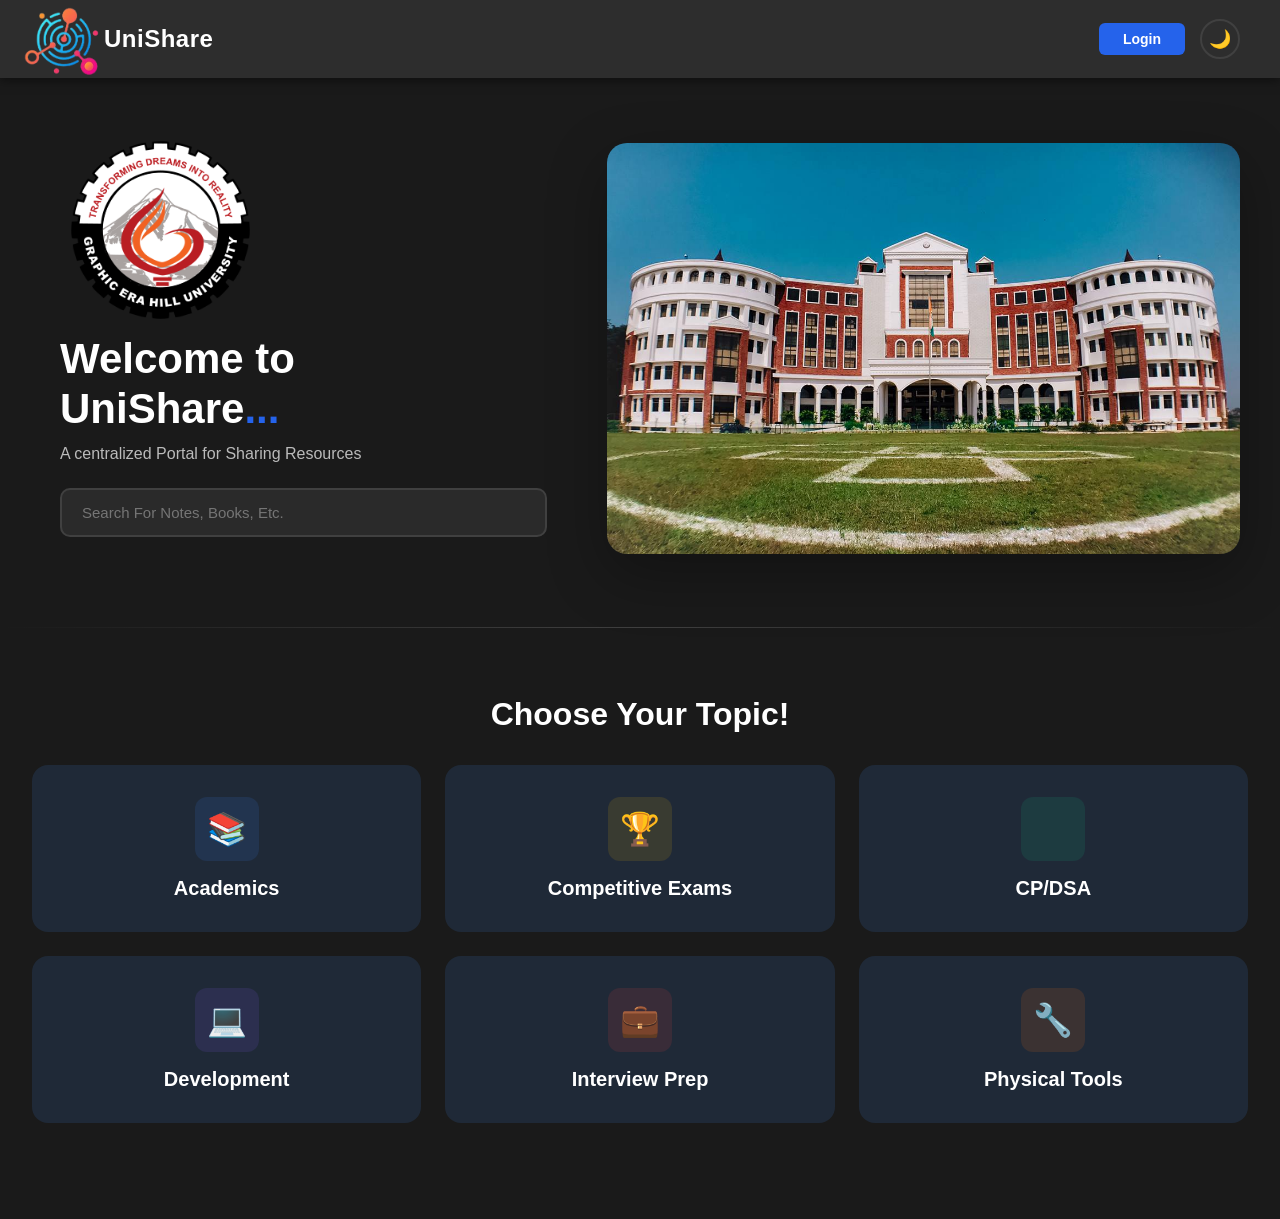
<file: index.html>
<!DOCTYPE html>
<html lang="en">
<head>
    <meta charset="UTF-8">
    <meta name="viewport" content="width=device-width, initial-scale=1.0">
    <title>UniShare - University Sharing Platform</title>
   <link rel="stylesheet" href="style.css">
</head>
<body class="dark">
    <div id="landingPage">
        <div class="header">
             <div class="logo-section">
                <div class="logo"><img src="logo3_.png" height="80"></div>
                <div class="logo-text">UniShare</div>
            </div>
            <div class="header-actions" id="headerActionsLanding">
                <button class="btn btn-login" onclick="showAuthPage()">Login</button>
                <div class="icon-btn" onclick="toggleTheme()">🌙</div>
            </div>
            <div class="header-actions hidden" id="headerActionsLoggedIn">
                <button class="btn btn-login" onclick="showUploadPage()">Add Resource</button>
                <div class="user-profile" onclick="toggleUserMenu()">
                    <div class="user-avatar">👤</div>
                    <span id="headerUserName" style="margin-left: 8px; font-weight: 600;"></span>
                </div>
                <div class="icon-btn" onclick="toggleTheme()">🌙</div>
                <div class="user-menu hidden" id="userMenu">
                    <div class="user-menu-item" onclick="handleLogout()">🚪 Logout</div>
                </div>
            </div>
        </div>
        <div class="hero-section">
            <div class="hero-content">
        <div class ="logo1"> <img src="Graphic-Era-Hill-University.png" height="200"></div>
                <h1>Welcome to<br>UniShare<span class="dots">...</span></h1>
                <p class="hero-subtitle">A centralized Portal for Sharing Resources</p>
                <div class="search-container">
                    <input type="text" id="heroSearchInput" class="search-input" placeholder="Search For Notes, Books, Etc." oninput="handleHeroSearch()">
                    <div id="heroSearchResults" class="search-results"></div>
                </div>
            </div>
            <div class="hero-image">
        <img src="Grap_Uni.jpeg" height="200">
            </div>
        </div>

        <div class="divider"></div>
    </div>
    <div id="authPage" class="hidden">
        <div class="header">
            <div class="logo-text">UniShare</div>
            <div class="header-actions">
                <div class="icon-btn" onclick="toggleTheme()">🌙</div>
                <button class="btn btn-login" onclick="showLandingPage()">Back</button>
            </div>
        </div>
        <div class="auth-container">
            <h2 id="authTitle">Welcome Back</h2>
            
            <div id="userTypeSelector" class="user-type-selector">
                <div class="user-type-card" onclick="selectUserType('student')">
                    <div class="user-type-icon">🎓</div>
                    <h3>Student</h3>
                </div>
                <div class="user-type-card" onclick="selectUserType('teacher')">
                    <div class="user-type-icon">👨‍🏫</div>
                    <h3>Teacher</h3>
                </div>
            </div>

            <div id="authForm" class="hidden">
                <div id="nameGroup" class="form-group hidden">
                    <label>Name</label>
                    <input type="text" id="nameInput" placeholder="Enter your name">
                </div>
                <div class="form-group">
                    <label>Email</label>
                    <input type="email" id="emailInput" placeholder="Enter your email">
                </div>
                <div class="form-group">
                    <label>Password</label>
                    <input type="password" id="passwordInput" placeholder="Enter your password">
                </div>
                <button class="btn btn-login" style="width: 100%; margin-bottom: 15px;" onclick="handleAuth()">
                    <span id="authButtonText">Login</span>
                </button>
                <div style="text-align: center;">
                    <a class="text-link" onclick="toggleAuthMode()">
                        <span id="authToggleText">Don't have an account? Sign up</span>
                    </a>
                </div>
            </div>
        </div>
    </div>
    <div id="uploadPage" class="hidden">
        <div class="header">
            <div class="logo-text">UniShare</div>
            <div class="header-actions">
                <button class="btn btn-login" onclick="showLandingPageLoggedIn()">Back to Home</button>
                <div class="user-profile" onclick="toggleUserMenu()">
                    <div class="user-avatar">👤</div>
                    <span id="uploadUserName" style="margin-left: 8px; font-weight: 600;"></span>
                </div>
                <div class="icon-btn" onclick="toggleTheme()">🌙</div>
            </div>
        </div>

        <div class="auth-container" style="margin-top: 100px;">
            <h2>Upload New Resource</h2>
            
            <div class="form-group">
                <label>Resource Title</label>
                <input type="text" id="uploadTitle" placeholder="Enter resource title">
            </div>

            <div class="form-group">
                <label>Description</label>
                <textarea id="uploadDesc" placeholder="Enter resource description" rows="3"></textarea>
            </div>

            <div class="form-group">
                <label>Category</label>
                <select id="uploadCategory" onchange="handleCategoryChange()" style="width: 100%; padding: 12px; border: 2px solid; border-radius: 10px; font-size: 14px;">
                    <option value="">Select Category</option>
                    <option value="academics">Academics</option>
                    <option value="competitive">Competitive Exams</option>
                    <option value="dsa">CP/DSA</option>
                    <option value="development">Development</option>
                    <option value="interview">Interview Prep</option>
                    <option value="physical">Physical Tool's</option>
                </select>
            </div>

            <div class="form-group hidden" id="uploadYearGroup">
                <label>Year</label>
                <select id="uploadYear" onchange="handleYearChangeUpload()" style="width: 100%; padding: 12px; border: 2px solid; border-radius: 10px; font-size: 14px;">
                    <option value="">Select Year</option>
                    <option value="1st">1st Year</option>
                    <option value="2nd">2nd Year</option>
                    <option value="3rd">3rd Year</option>
                    <option value="4th">4th Year</option>
                </select>
            </div>

            <div class="form-group hidden" id="uploadSubjectGroup">
                <label>Subject</label>
                <select id="uploadSubject" style="width: 100%; padding: 12px; border: 2px solid; border-radius: 10px; font-size: 14px;">
                    <option value="">Select Subject</option>
                </select>
            </div>

            <div class="form-group">
                <label>Resource Type</label>
                <select id="uploadType" style="width: 100%; padding: 12px; border: 2px solid; border-radius: 10px; font-size: 14px;">
                    <option value="PDF">PDF</option>
                    <option value="DOC">DOC</option>
                    <option value="PPT">PPT</option>
                    <option value="Tool">Physical Tool</option>
                </select>
            </div>

            <div class="form-group" id="uploadAvailabilityGroup">
                <label>
                    <input type="checkbox" id="uploadAvailable" checked style="width: auto; margin-right: 8px;">
                    Available for borrowing
                </label>
            </div>

            <button class="btn btn-login" style="width: 100%;" onclick="handleResourceUpload()">
                Upload Resource
            </button>
        </div>
    </div>

    <div class="main-content">
        <button class="back-btn" id="backBtn" onclick="handleBack()">
            <svg width="20" height="20" viewBox="0 0 24 24" fill="none" stroke="currentColor" stroke-width="2">
                <line x1="19" y1="12" x2="5" y2="12"></line>
                <polyline points="12 19 5 12 12 5"></polyline>
            </svg>
            Back
        </button>

        <div id="categoryView">
            <h2 class="section-title">Choose Your Topic!</h2>
            <div class="category-grid" id="categoryGrid"></div>
        </div>

        <div id="yearView" class="hidden">
            <h2 class="section-title">Select Your Year</h2>
            <div class="category-grid" id="yearGrid"></div>
        </div>

        <div id="subjectView" class="hidden">
            <h2 class="section-title" id="subjectViewTitle">Select Subject</h2>
            <div class="category-grid" id="subjectGrid"></div>
        </div>
        <div id="resourceView" class="hidden">
            <div class="section-header">
                <h2 id="resourceViewTitle">Resources</h2>
                <span class="resource-count" id="resourceCount">0 resources found</span>
            </div>
            <div class="resource-grid" id="resourceGrid"></div>
            <div class="empty-state hidden" id="emptyState">
                <p>No resources found matching your search.</p>
            </div>
        </div>
    </div>
<script src="script.js"></script>
   
</body>
</html>
</file>
<file: style.css>
* {
            margin: 0;
            padding: 0;
            box-sizing: border-box;
        }

        body {
            font-family: 'Segoe UI', Tahoma, Geneva, Verdana, sans-serif;
            transition: background-color 0.3s, color 0.3s;
        }

        body.light {
            background: #ffffff;
            color: #000000;
        }

        body.dark {
            background: #1a1a1a;
            color: #ffffff;
        }

        .header {
            display: flex;
            justify-content: space-between;
            align-items: center;
            padding: 15px 40px;
            position: fixed;
            top: 0;
            left: 0;
            right: 0;
            z-index: 1000;
        }

        .light .header {
            background: #ffffff;
            box-shadow: 0 2px 10px rgba(0, 0, 0, 0.1);
        }

        .dark .header {
            background: #2d2d2d;
            box-shadow: 0 2px 10px rgba(0, 0, 0, 0.5);
        }

        .logo-text {
            font-size: 24px;
            font-weight: 600;
            letter-spacing: 0.5px;
        }

        .header-actions {
            display: flex;
            gap: 15px;
            align-items: center;
        }

        .btn {
            padding: 8px 24px;
            border: none;
            border-radius: 6px;
            cursor: pointer;
            font-weight: 600;
            transition: all 0.3s;
            font-size: 14px;
        }
        header {
            padding: 1rem 2rem;
            box-shadow: 0 2px 8px rgba(0,0,0,0.1);
            transition: background-color 0.3s;
        }

        body.dark header {
            background-color: #1f2937;
        }

        body.light header {
            background-color: #fff;
        }

        .header-container {
            max-width: 1400px;
            margin: 0 auto;
            display: flex;
            justify-content: space-between;
            align-items: center;
        }

        .logo-section {
            display: flex;
            align-items: center;
            gap: 1rem;
        }

        .logo {
            width: 48px;
            height: 48px;
            border-radius: 50%;
            display: flex;
            align-items: center;
            justify-content: center;
            color: white;
            font-weight: bold;
            font-size: 1.5rem;
        }

        .logo-text {
            font-size: 1.5rem;
            font-weight: bold;
        }
        .btn-login {
            background: #2563eb;
            color: white;
        }

        .btn-login:hover {
            background: #1d4ed8;
        }

        .icon-btn {
            width: 40px;
            height: 40px;
            border-radius: 50%;
            display: flex;
            align-items: center;
            justify-content: center;
            cursor: pointer;
            font-size: 18px;
            border: 2px solid;
            background: transparent;
            transition: all 0.3s;
        }
.logo
{
   border-radius: 20px;
   border-color: #10b981;
}
        .light .icon-btn {
            border-color: #e0e0e0;
            color: #333;
        }

        .dark .icon-btn {
            border-color: #404040;
            color: #fff;
        }

        .icon-btn:hover {
            transform: scale(1.1);
        }

        .user-profile {
            display: flex;
            align-items: center;
            cursor: pointer;
            padding: 8px 16px;
            border-radius: 8px;
            transition: all 0.3s;
            position: relative;
        }

        .light .user-profile:hover {
            background: #f0f0f0;
        }

        .dark .user-profile:hover {
            background: #404040;
        }

        .user-avatar {
            width: 36px;
            height: 36px;
            border-radius: 50%;
            display: flex;
            align-items: center;
            justify-content: center;
            font-size: 20px;
            background: #2563eb;
            color: white;
        }

        .user-menu {
            position: absolute;
            top: 60px;
            right: 40px;
            min-width: 180px;
            border-radius: 10px;
            box-shadow: 0 4px 20px rgba(0, 0, 0, 0.15);
            z-index: 1001;
            overflow: hidden;
        }

        .light .user-menu {
            background: #ffffff;
            border: 1px solid #e0e0e0;
        }

        .dark .user-menu {
            background: #2a2a2a;
            border: 1px solid #404040;
        }

        .user-menu-item {
            padding: 12px 20px;
            cursor: pointer;
            transition: all 0.3s;
            font-weight: 500;
        }

        .light .user-menu-item:hover {
            background: #f0f0f0;
        }

        .dark .user-menu-item:hover {
            background: #404040;
        }
        .hero-section {
            margin-top: 70px;
            display: grid;
            grid-template-columns: 1fr 1.2fr;
            gap: 40px;
            align-items: center;
            padding: 40px 40px 20px 40px;
            min-height: 500px;
        }

        .hero-content {
            padding: 20px;
        }

        .university-logo {
            width: 80px;
            height: 80px;
            margin-bottom: 20px;
        }

        .hero-content h1 {
            font-size: 42px;
            font-weight: 600;
            margin-bottom: 10px;
            line-height: 1.2;
        }

        .hero-content h1 .dots {
            color: #2563eb;
        }

        .hero-subtitle {
            font-size: 16px;
            opacity: 0.7;
            margin-bottom: 25px;
        }

        .search-container {
            position: relative;
            margin-bottom: 20px;
        }

        .search-input {
            width: 100%;
            max-width: 500px;
            padding: 14px 20px;
            border: 2px solid;
            border-radius: 10px;
            font-size: 15px;
            transition: all 0.3s;
        }

        .light .search-input {
            background: #f5f5f5;
            border-color: #e0e0e0;
            color: #333;
        }

        .dark .search-input {
            background: #2a2a2a;
            border-color: #404040;
            color: #fff;
        }

        .search-input:focus {
            outline: none;
            border-color: #2563eb;
        }

        .hero-image {
            border-radius: 20px;
            overflow: hidden;
            box-shadow: 0 20px 60px rgba(0, 0, 0, 0.3);
        }

        .hero-image img {
            width: 100%;
            height: auto;
            display: block;
        }

        .divider {
            height: 1px;
            background: linear-gradient(90deg, transparent, #e0e0e0, transparent);
            margin: 20px 0;
        }

        .dark .divider {
            background: linear-gradient(90deg, transparent, #404040, transparent);
        }

        .auth-container {
            max-width: 500px;
            margin: 120px auto 60px;
            padding: 40px;
            border-radius: 20px;
        }

        .light .auth-container {
            background: #ffffff;
            box-shadow: 0 8px 32px rgba(0, 0, 0, 0.1);
        }

        .dark .auth-container {
            background: #2a2a2a;
            box-shadow: 0 8px 32px rgba(0, 0, 0, 0.3);
        }

        .auth-container h2 {
            text-align: center;
            margin-bottom: 30px;
            font-size: 32px;
        }

        .user-type-selector {
            display: grid;
            grid-template-columns: 1fr 1fr;
            gap: 20px;
            margin-bottom: 30px;
        }

        .user-type-card {
            padding: 30px;
            border: 2px solid;
            border-radius: 15px;
            cursor: pointer;
            transition: all 0.3s;
            text-align: center;
        }

        .light .user-type-card {
            background: #f8f9fa;
            border-color: #e0e0e0;
        }

        .dark .user-type-card {
            background: #333;
            border-color: #404056;
        }

        .user-type-card:hover {
            border-color: #2563eb;
            transform: translateY(-5px);
        }

        .user-type-card.selected {
            border-color: #2563eb;
            background: rgba(37, 99, 235, 0.1);
        }

        .user-type-icon {
            font-size: 60px;
            margin-bottom: 10px;
        }

        .form-group {
            margin-bottom: 20px;
        }

        .form-group label {
            display: block;
            margin-bottom: 8px;
            font-weight: 600;
        }

        .form-group input,
        .form-group textarea {
            width: 100%;
            padding: 12px;
            border: 2px solid;
            border-radius: 10px;
            font-size: 14px;
            transition: all 0.3s;
        }

        .light .form-group input,
        .light .form-group textarea {
            background: #f8f9fa;
            border-color: #e0e0e0;
            color: #333;
        }

        .dark .form-group input,
        .dark .form-group textarea,
        .dark select {
            background: #333;
            border-color: #404056;
            color: #fff;
        }

        .light select {
            background: #f8f9fa;
            border-color: #e0e0e0;
            color: #333;
        }

        .form-group input:focus,
        .form-group textarea:focus {
            outline: none;
            border-color: #2563eb;
        }

        .text-link {
            color: #2563eb;
            cursor: pointer;
            text-decoration: none;
            font-weight: 600;
        }

        .text-link:hover {
            text-decoration: underline;
        }
        .main-content {
            max-width: 1400px;
            margin: 0 auto;
            padding: 3rem 2rem;
        }

        .back-btn {
            display: none;
            align-items: center;
            gap: 0.5rem;
            padding: 0.5rem 1rem;
            border-radius: 0.5rem;
            border: none;
            cursor: pointer;
            margin-bottom: 1.5rem;
            font-size: 1rem;
            transition: all 0.3s;
        }

        .back-btn.show {
            display: flex;
        }

        body.dark .back-btn {
            background-color: #1f2937;
            color: white;
        }

        body.light .back-btn {
            background-color: white;
            color: #111827;
        }

        .back-btn:hover {
            opacity: 0.8;
        }

        .section-title {
            font-size: 2rem;
            font-weight: bold;
            text-align: center;
            margin-bottom: 2rem;
        }

        .section-header {
            display: flex;
            justify-content: space-between;
            align-items: center;
            margin-bottom: 1.5rem;
        }

        .section-header h2 {
            font-size: 2rem;
            font-weight: bold;
        }

        .resource-count {
            opacity: 0.6;
        }
        .category-grid {
            display: grid;
            grid-template-columns: repeat(auto-fit, minmax(300px, 1fr));
            gap: 1.5rem;
            margin-bottom: 3rem;
        }

        .category-card {
            padding: 2rem;
            border-radius: 1rem;
            cursor: pointer;
            transition: all 0.3s;
            text-align: center;
        }

        body.dark .category-card {
            background-color: #1f2937;
        }

        body.light .category-card {
            background-color: white;
            box-shadow: 0 2px 8px rgba(0,0,0,0.1);
        }

        .category-card:hover {
            transform: scale(1.05);
        }

        .category-icon {
            width: 64px;
            height: 64px;
            margin: 0 auto 1rem;
            border-radius: 0.75rem;
            display: flex;
            align-items: center;
            justify-content: center;
            font-size: 2rem;
        }

        .category-name {
            font-size: 1.25rem;
            font-weight: bold;
        }

        .category-info {
            margin-top: 0.5rem;
            opacity: 0.6;
            font-size: 0.875rem;
        }

        .resource-grid {
            display: grid;
            grid-template-columns: repeat(auto-fit, minmax(450px, 1fr));
            gap: 1.5rem;
        }

        .resource-card {
            padding: 1.5rem;
            border-radius: 1rem;
            transition: all 0.3s;
        }

        body.dark .resource-card {
            background-color: #1f2937;
        }

        body.light .resource-card {
            background-color: white;
            box-shadow: 0 2px 8px rgba(0,0,0,0.1);
        }

        .resource-card:hover {
            transform: scale(1.02);
        }

        .resource-header {
            display: flex;
            justify-content: space-between;
            align-items: flex-start;
            margin-bottom: 1rem;
        }

        .resource-category {
            padding: 0.25rem 0.75rem;
            border-radius: 9999px;
            font-size: 0.75rem;
            font-weight: 500;
        }

        body.dark .resource-category {
            background-color: #1e3a8a;
            color: #93c5fd;
        }

        body.light .resource-category {
            background-color: #dbeafe;
            color: #1e40af;
        }

        .resource-type {
            padding: 0.5rem;
            border-radius: 0.5rem;
            font-size: 0.75rem;
            font-weight: bold;
            color: #ef4444;
        }

        body.dark .resource-type {
            background-color: rgba(239, 68, 68, 0.2);
        }

        body.light .resource-type {
            background-color: #fee2e2;
        }

        .resource-title {
            font-size: 1.125rem;
            font-weight: bold;
            margin-bottom: 0.5rem;
        }

        .resource-desc {
            font-size: 0.875rem;
            opacity: 0.7;
            margin-bottom: 1rem;
        }

        .resource-meta {
            display: flex;
            gap: 1rem;
            flex-wrap: wrap;
            font-size: 0.875rem;
            opacity: 0.7;
            margin-bottom: 1rem;
        }

        .meta-item {
            display: flex;
            align-items: center;
            gap: 0.25rem;
        }

        .available {
            color: #10b981;
        }

        .not-available {
            color: #ef4444;
        }

        .resource-actions {
            display: flex;
            gap: 0.5rem;
        }

        .btn-primary {
            flex: 1;
            padding: 0.5rem 1rem;
            border-radius: 0.5rem;
            border: none;
            cursor: pointer;
            font-weight: 500;
            display: flex;
            align-items: center;
            justify-content: center;
            gap: 0.5rem;
            transition: all 0.3s;
        }

        .btn-primary.download {
            background-color: #2563eb;
            color: white;
        }

        .btn-primary.download:hover {
            background-color: #1d4ed8;
        }

        .btn-primary.borrow {
            background-color: #2563eb;
            color: white;
        }

        .btn-primary.borrow:hover {
            background-color: #1d4ed8;
        }

        .btn-primary:disabled {
            background-color: #6b7280;
            color: #9ca3af;
            cursor: not-allowed;
        }

        .btn-secondary {
            padding: 0.5rem 1rem;
            border-radius: 0.5rem;
            border: 2px solid;
            cursor: pointer;
            background-color: transparent;
            transition: all 0.3s;
        }

        body.dark .btn-secondary {
            border-color: #374151;
            color: white;
        }

        body.light .btn-secondary {
            border-color: #d1d5db;
            color: #111827;
        }

        .btn-secondary:hover {
            opacity: 0.7;
        }

        .empty-state {
            text-align: center;
            padding: 3rem;
            opacity: 0.6;
        }

        .hidden {
            display: none !important;
        }

        .search-results {
            max-width: 500px;
            margin-top: 10px;
            border-radius: 10px;
            max-height: 400px;
            overflow-y: auto;
        }

        .search-result-item {
            padding: 12px;
            cursor: pointer;
            border-bottom: 1px solid;
            transition: all 0.3s;
        }

        .light .search-result-item {
            border-color: #e0e0e0;
        }

        .dark .search-result-item {
            border-color: #404040;
        }

        .search-result-item:hover {
            background: rgba(37, 99, 235, 0.1);
        }

        .search-result-title {
            font-weight: 600;
            margin-bottom: 4px;
        }

        .search-result-desc {
            font-size: 12px;
            opacity: 0.7;
        }

        @media (max-width: 1024px) {
            .hero-section {
                grid-template-columns: 1fr;
            }

            .resource-grid {
                grid-template-columns: 1fr;
            }
        }

        @media (max-width: 768px) {
            .hero-content h1 {
                font-size: 2rem;
            }

            .category-grid {
                grid-template-columns: 1fr;
            }
        }
</file>
